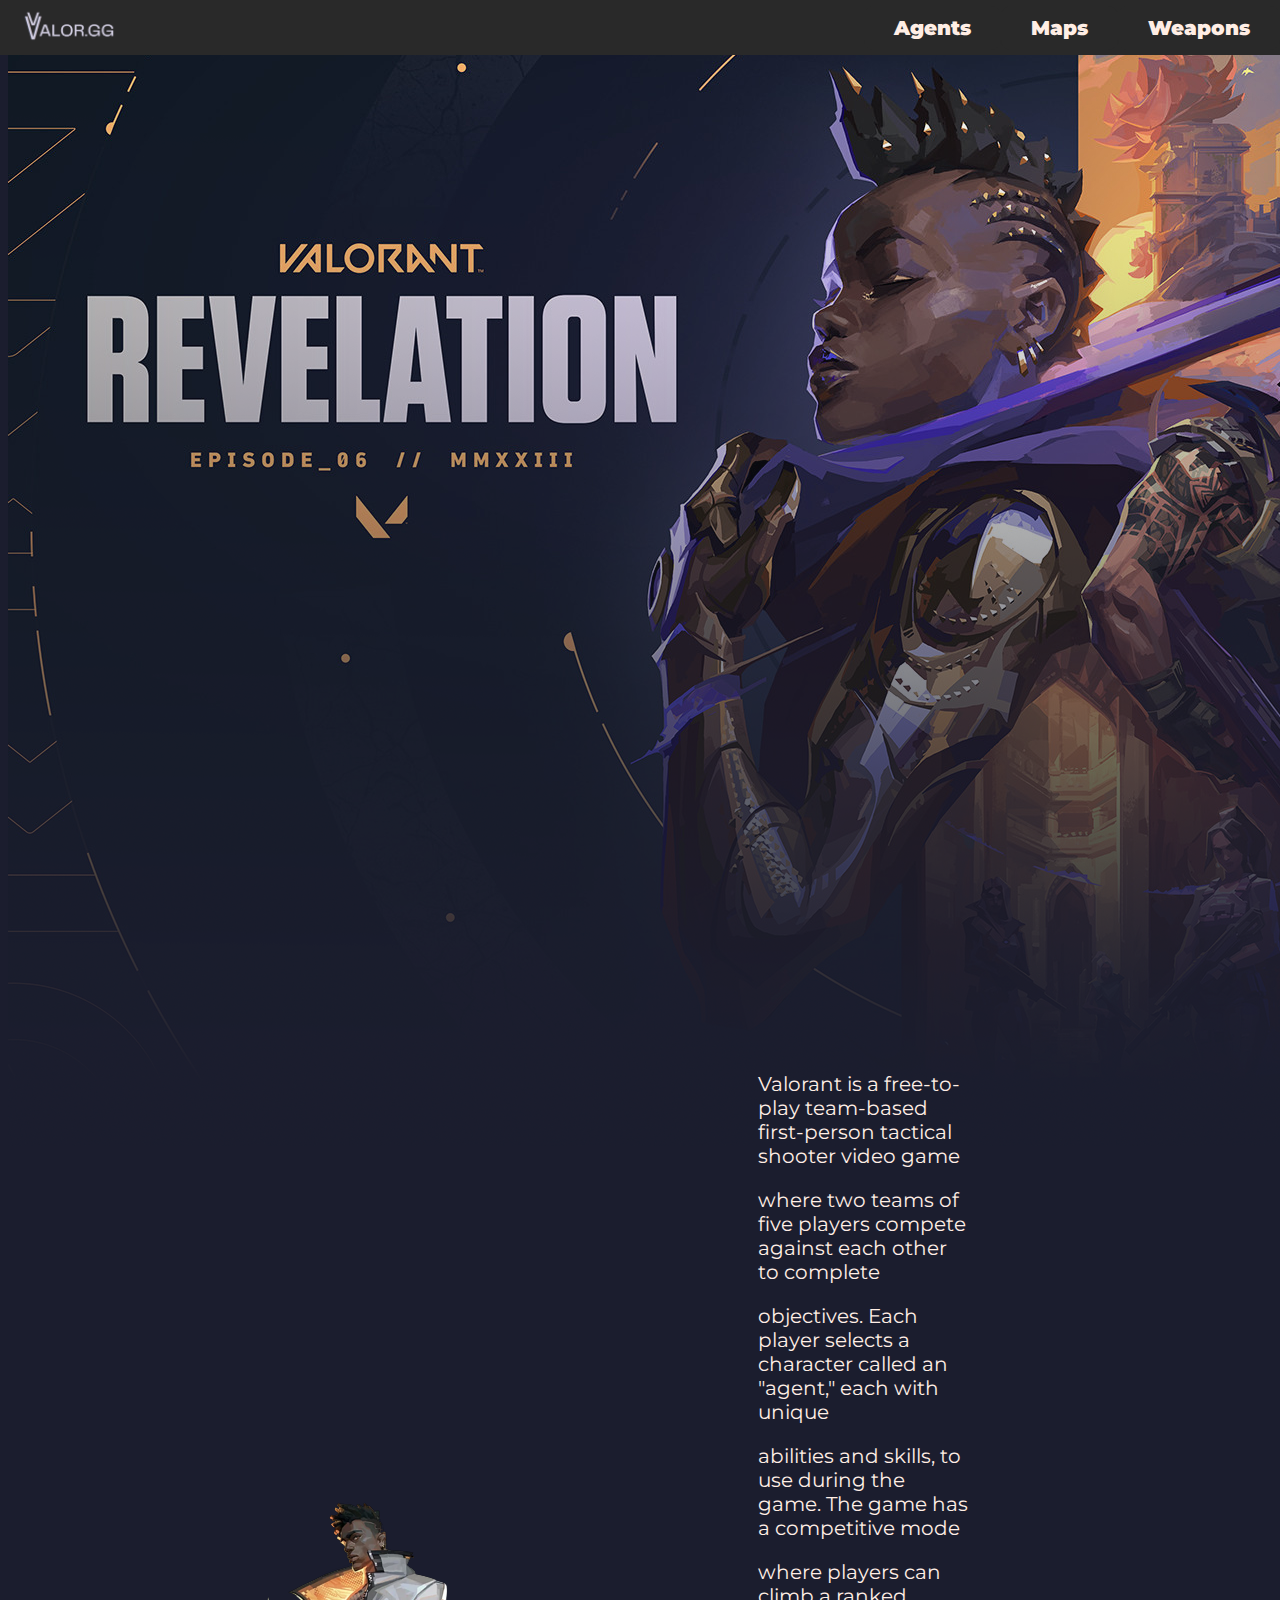
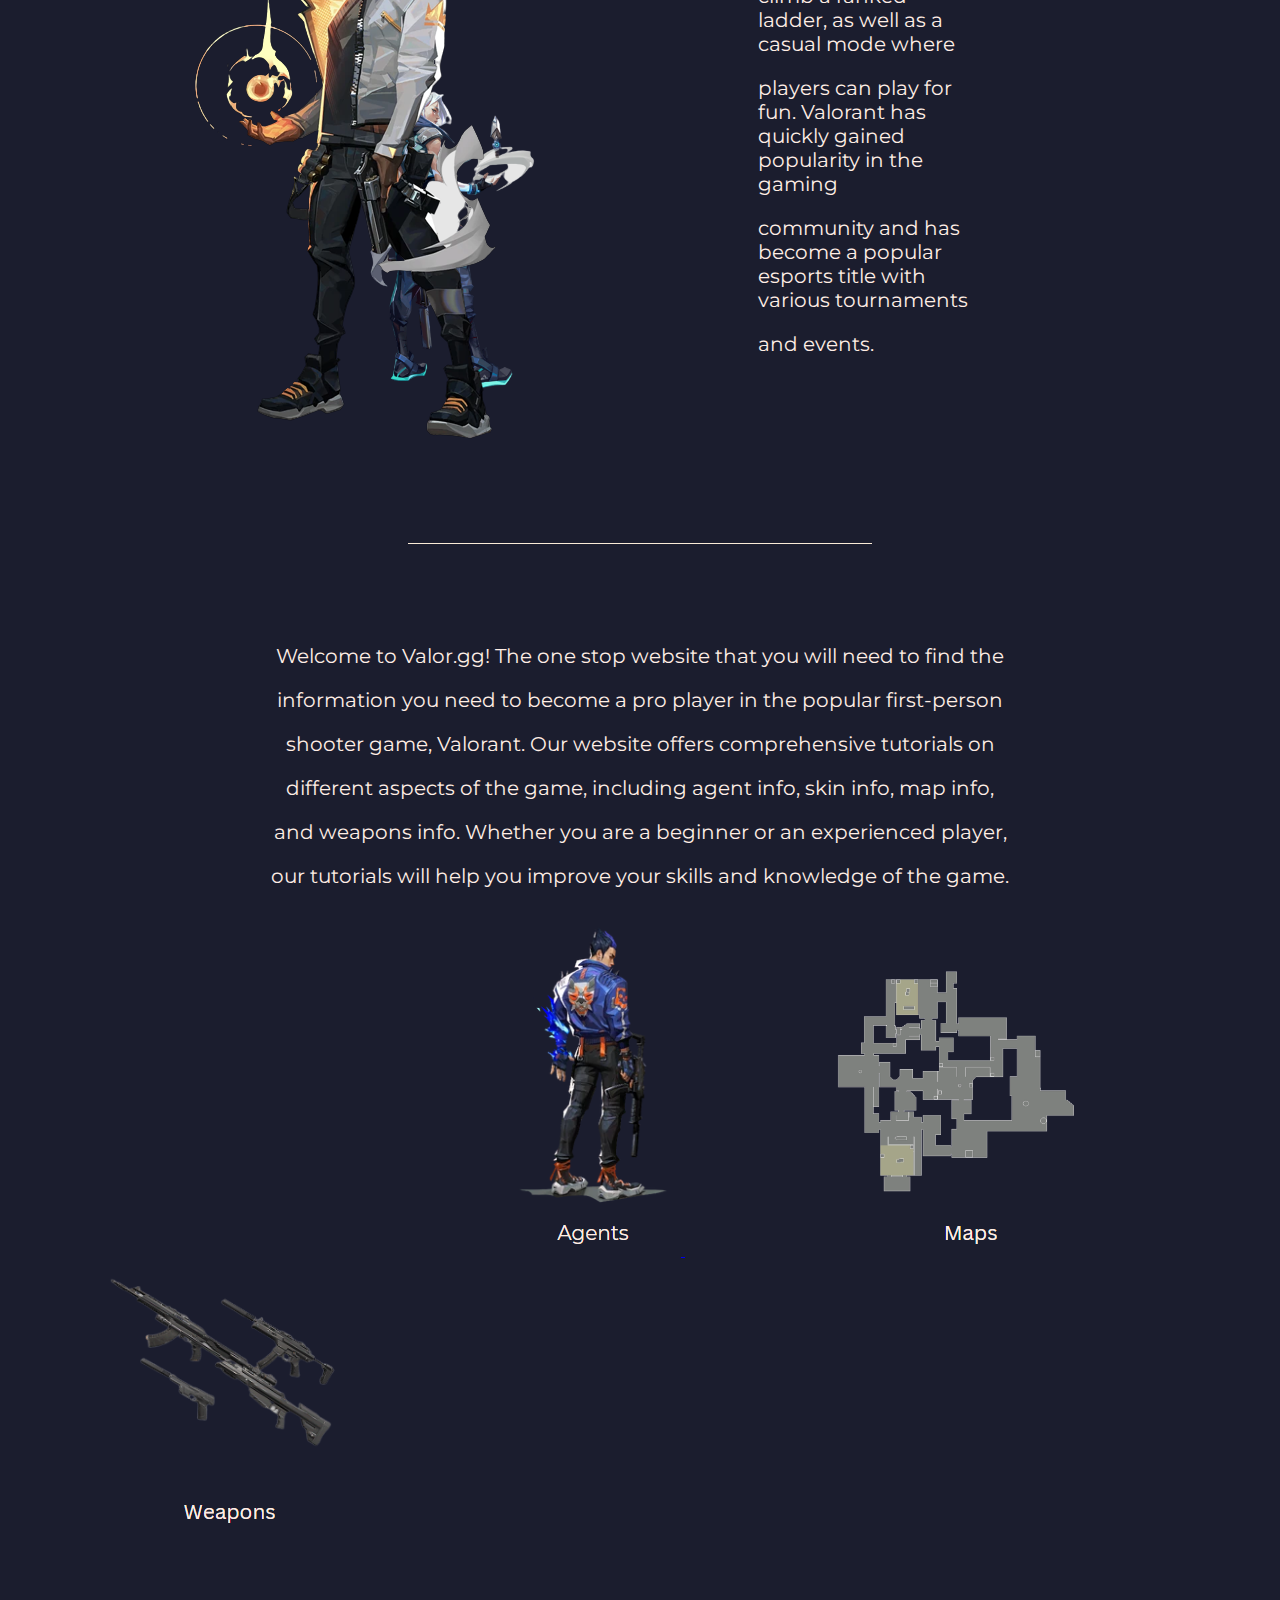
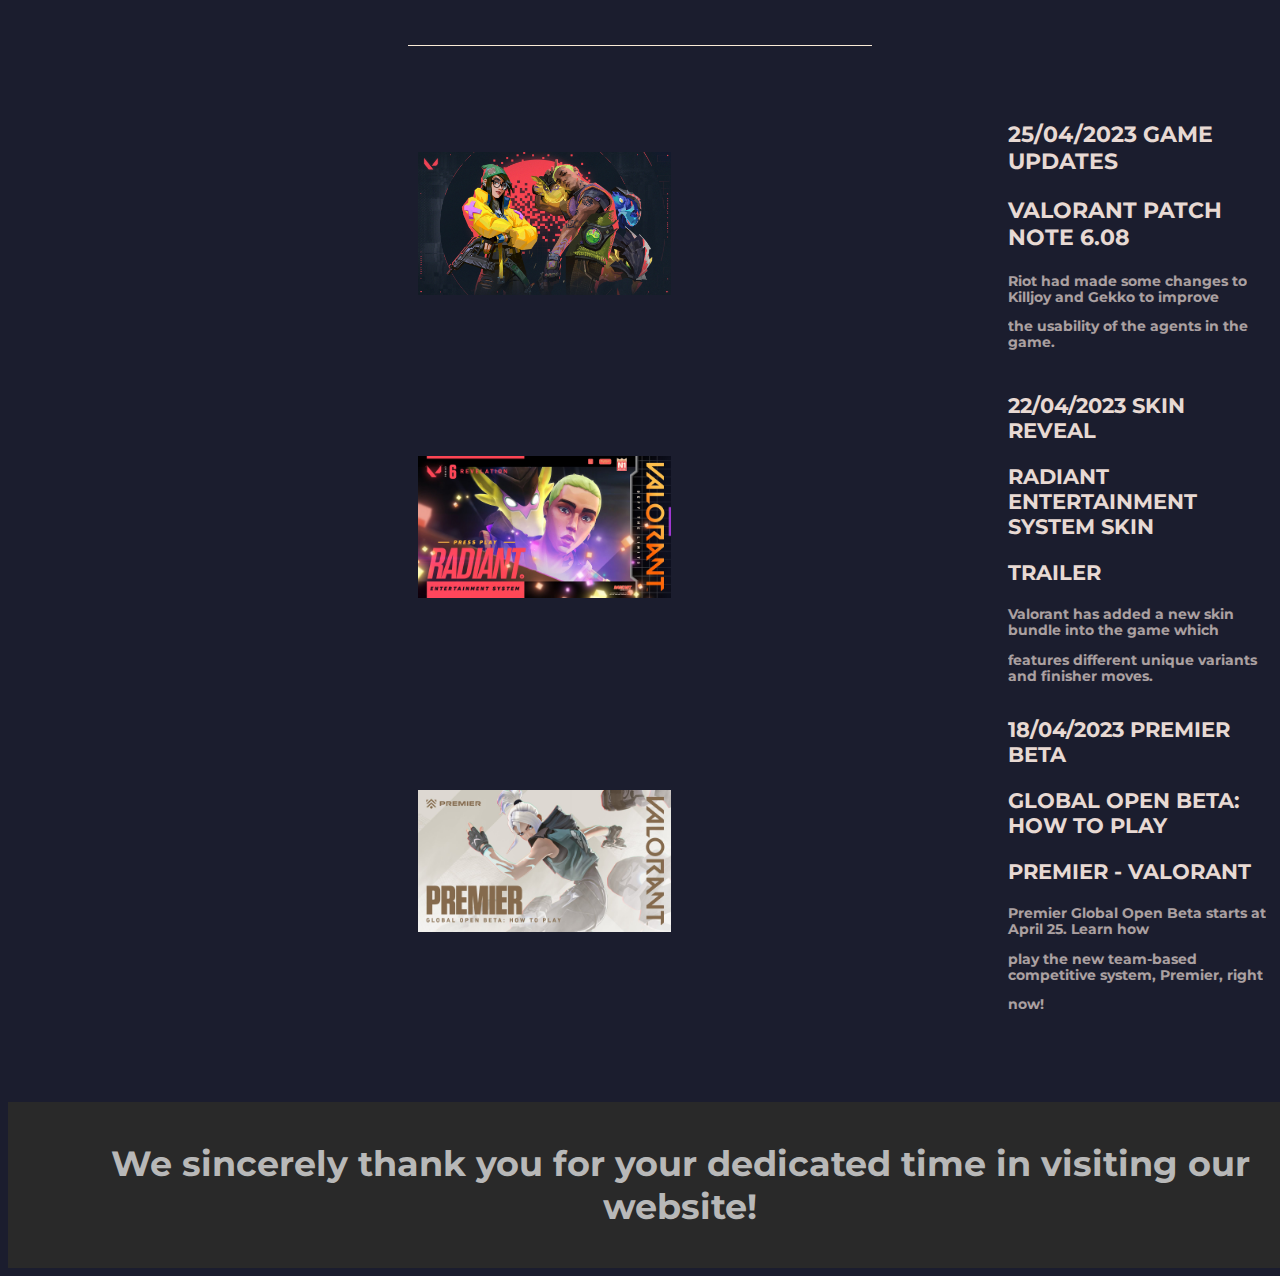
<file: index.html>
<!DOCTYPE html>
<html>
    <head>
        <title>Valor.gg</title>
        <meta charset="UTF-8">
        <meta name="viewport" content="width=device-width, initial-scale=1.0">
        <link rel="stylesheet" href="valor.css" type="text/css">
    </head>
    <body>
        <header>
            <h1>
                <nav>
                    <ul>
                        <div>
                            <img src="home button.png" alt="homebutton" class="homebutton">
                            <a href="index.html">
                                <img src="Logo_merah.jpg" alt="Valor.gg logo" class="logomerah">
                            </a>
                        </div>
                            <a href="Weapons.html">
                                <button class="navbtn">Weapons</button>
                            </a>
                            <a href="Maps.html">
                                <button class="navbtn">Maps</button>
                            </a>
                            <a href="Agent.html">
                                <button class="navbtn">Agents</button>
                            </a>
                    
                    </ul>
                </nav>
                
            </h1>
            <h2>
                <img src="valor background.png" alt="valor background 1">
            </h2>
        </header>
       
    
      

        <p>
            <div class="valointro">
                <p>Valorant is a free-to-play team-based first-person tactical shooter video game</p> 
                <p>where two teams of five players compete against each other to complete</p> 
                <p>objectives. Each player selects a character called an "agent," each with unique</p> 
                <p>abilities and skills, to use during the game. The game has a competitive mode</p> 
                <p>where players can climb a ranked ladder, as well as a casual mode where</p> 
                <p>players can play for fun. Valorant has quickly gained popularity in the gaming</p> 
                <p>community and has become a popular esports title with various tournaments</p> 
                <p>and events.</p>
            </div>
        
        
            <div class="jett">
                <img src="jett.png" alt="jett">
            </div>
            <div class="pheonix">
                <img src="pheonix.png" alt="pheonix">    
            </div>
        </p>
        <p class="para1">
            <div class="introtovalorgg">
                <p>Welcome to Valor.gg! The one stop website that you will need to find the </p>
                <p>information you need to become a pro player in the popular first-person </p>
                <p>shooter game, Valorant. Our website offers comprehensive tutorials on </p>
                <p>different aspects of the game, including agent info, skin info, map info, </p>
                <p>and weapons info. Whether you are a beginner or an experienced player, </p>
                <p>our tutorials will help you improve your skills and knowledge of the game.</p>
            </div>
        </p>
        <div>
            <a href="Agent.html">
                <img src="agent.png" alt="agents" class="agent">
            </a>
            <a href="Maps.html">
                <img src="maps.png" alt="maps" class="maps">
            </a>
            <a href="Weapons.html">
                <img src="weapons.png" alt="weapons" class="weapons">
            </a>
        </div>
        <p class="para1"></p>
        <div class="patch">
            <a href="https://playvalorant.com/en-us/news/game-updates/valorant-patch-notes-6-08/">
                <img src="patch608.jpg" alt="patch608" class="patchs">
            </a>
            <div class="patchword">
                <p>25/04/2023 GAME UPDATES</p>
                <p>VALORANT PATCH NOTE 6.08</p>
                <p class="subnotes">Riot had made some changes to Killjoy and Gekko to improve</p> 
                <p class="subnotes">the usability of the agents in the game.</p>
            </div>
            <p>
                <a href="https://www.youtube.com/watch?v=MPemOdTvHTk">
                <img src="skin trailer.jpg" alt="trailer" class="patchs">
                </a>
                <div class="patchword2">
                    <p>22/04/2023 SKIN REVEAL</p>
                    <p>RADIANT ENTERTAINMENT SYSTEM SKIN</p> 
                    <p>TRAILER</p>
                    <p class="subnotes">Valorant has added a new skin bundle into the game which</p>
                    <p class="subnotes">features different unique variants and finisher moves.</p>
                </div>
            </p>
            <p> 
                <a href="https://www.youtube.com/watch?v=5d0ZoVqrWuo">
                <img src="premier.jpg" alt="premier" class="patchs"> 
                </a>
                <div class="patchword3">
                    <p>18/04/2023 PREMIER BETA</p>
                    <p>GLOBAL OPEN BETA: HOW TO PLAY</p>
                    <p>PREMIER - VALORANT</p>
                    <p class="subnotes">Premier Global Open Beta starts at April 25. Learn how</p>
                    <p class="subnotes">play the new team-based competitive system, Premier, right</p> 
                    <p class="subnotes">now!</p>
                </div>
            </p>
        </div>
            
    </body>
    <footer class="plswork">
        <div class="endpage">
            We sincerely thank you for your dedicated time in visiting our website!
        </div>
    </footer>
</html>
</file>
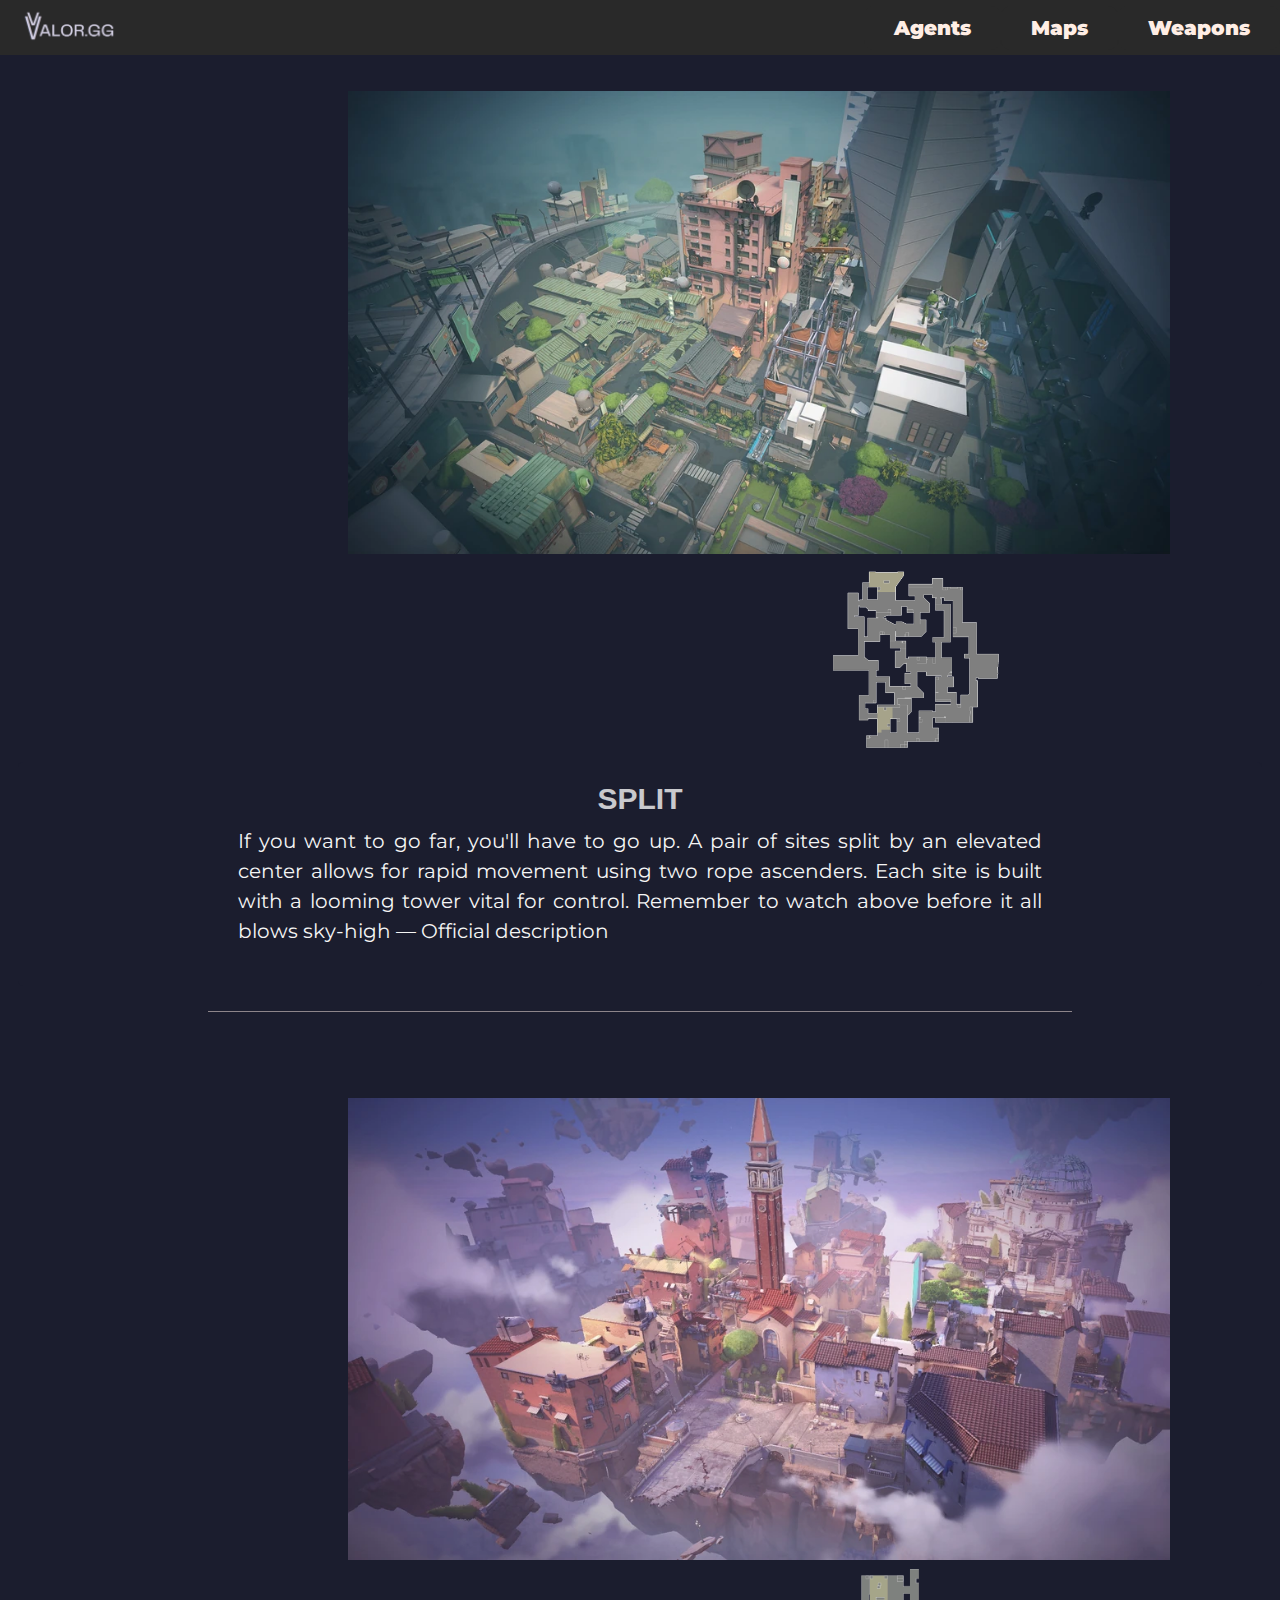
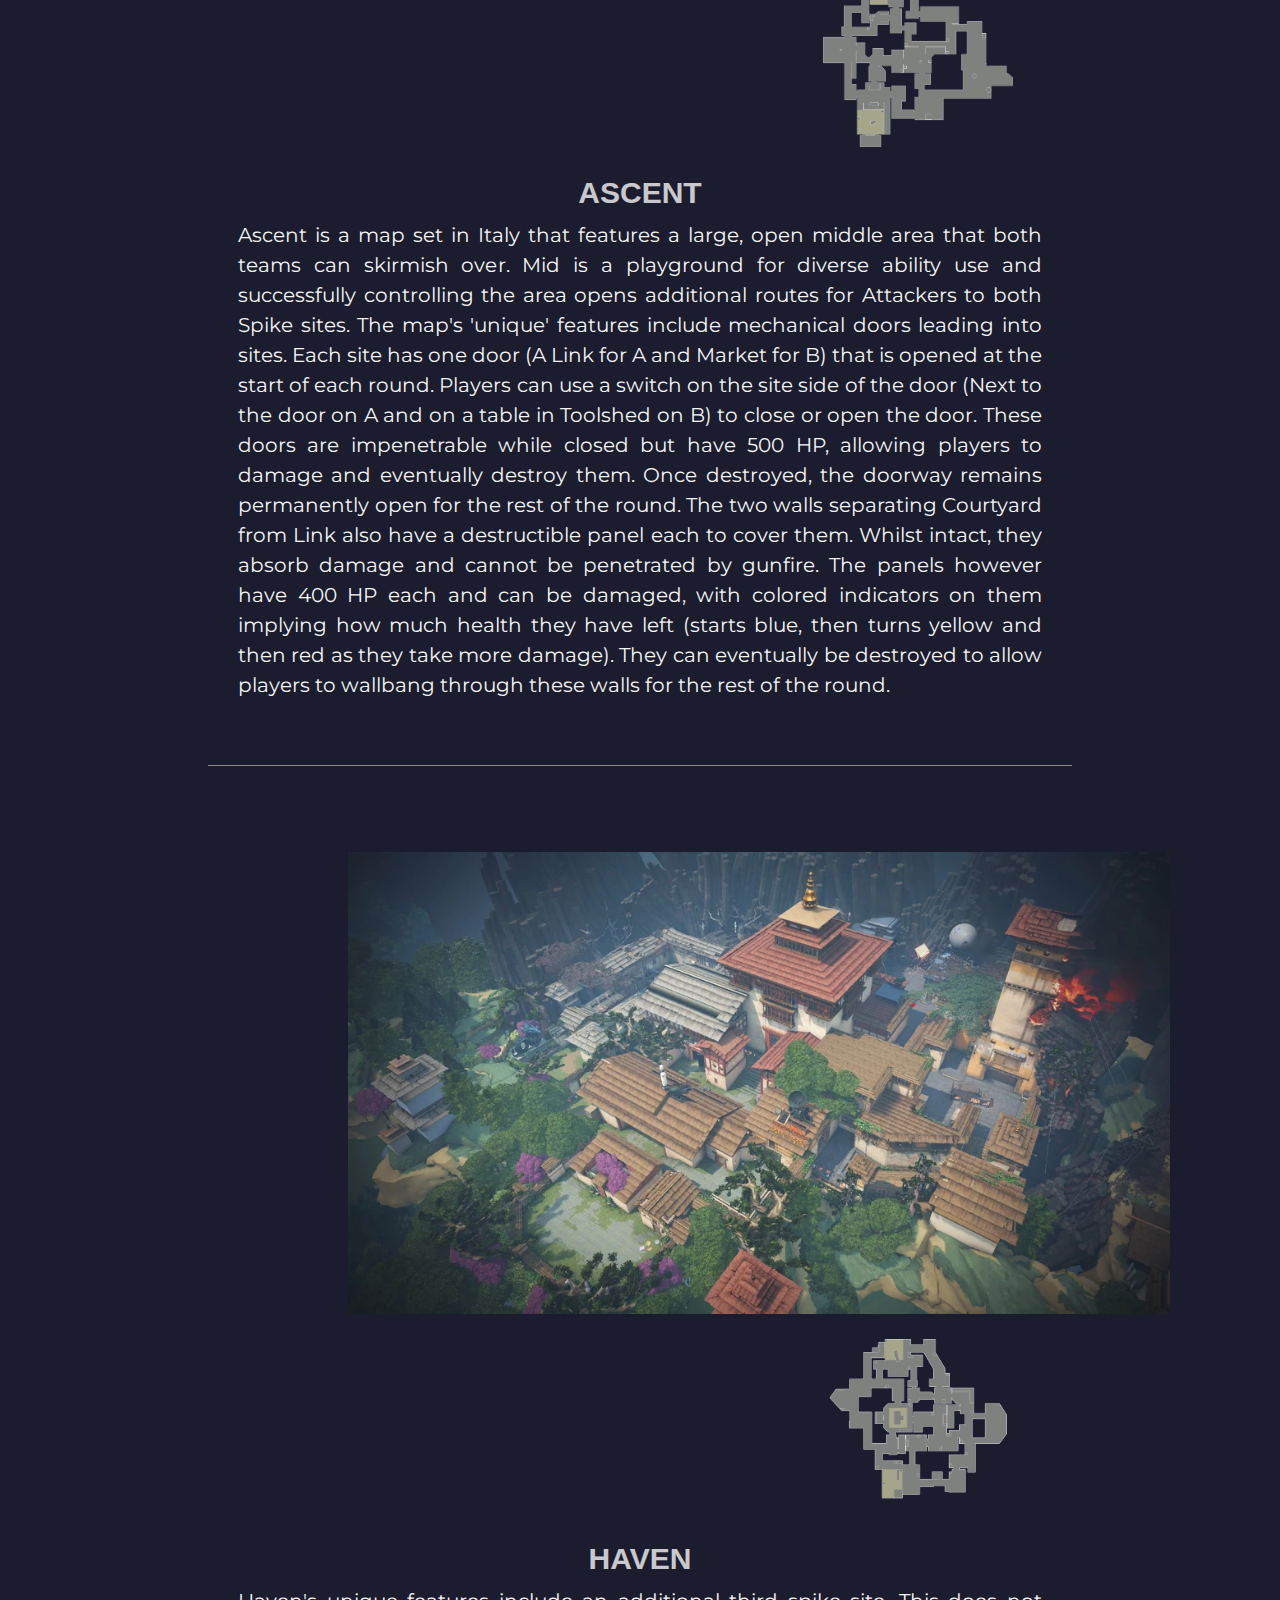
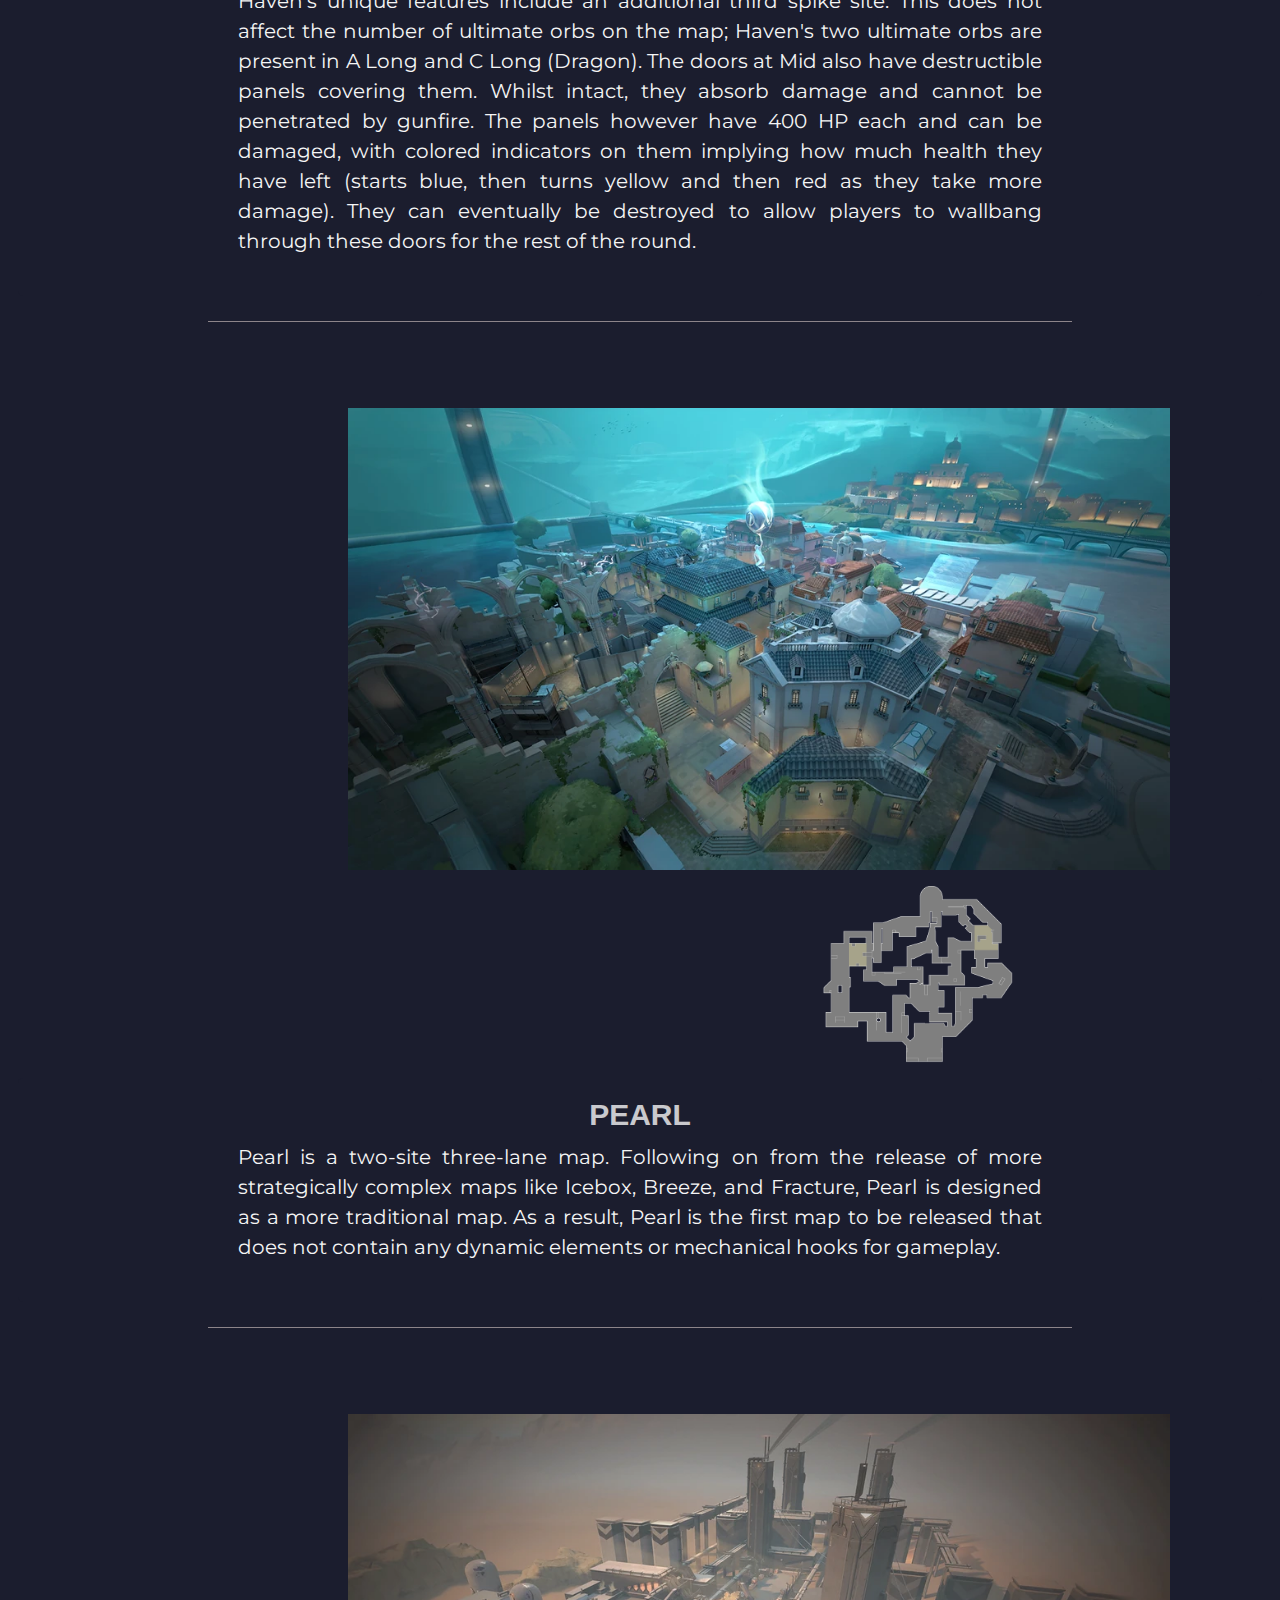
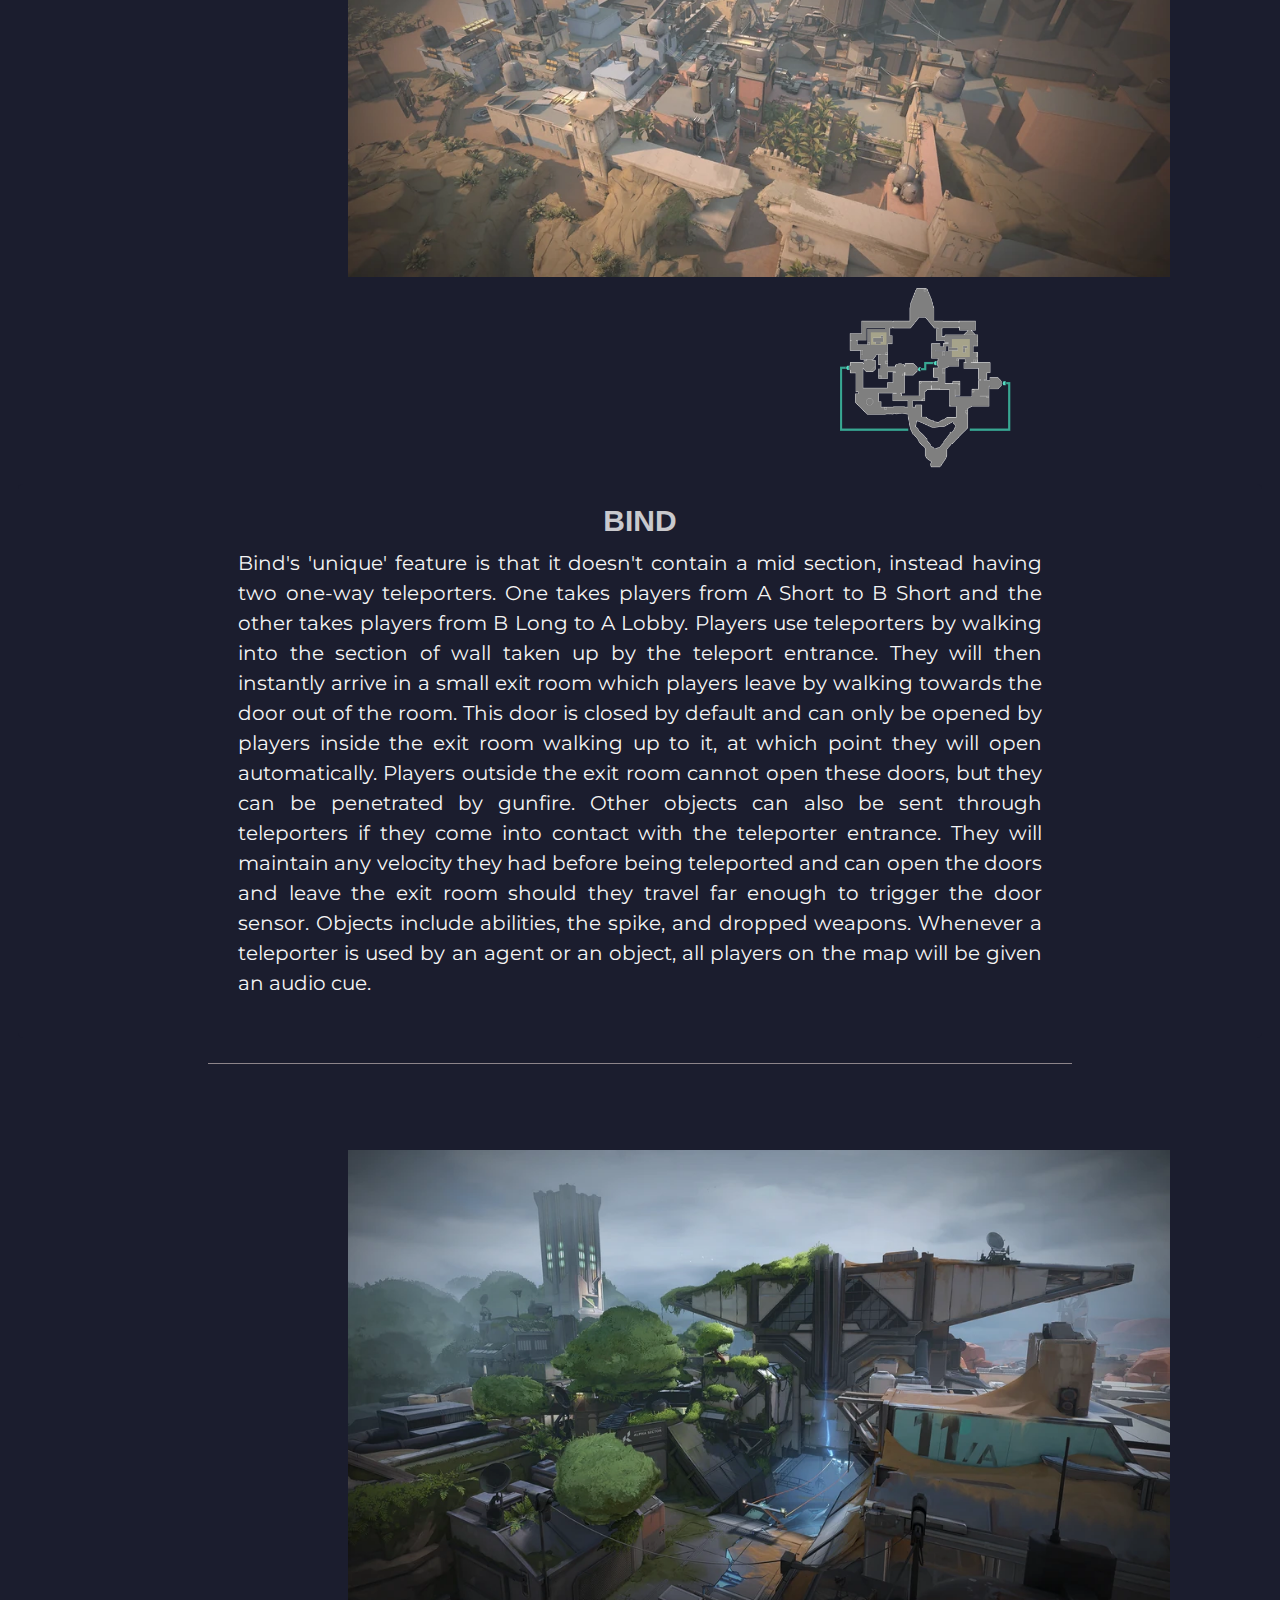
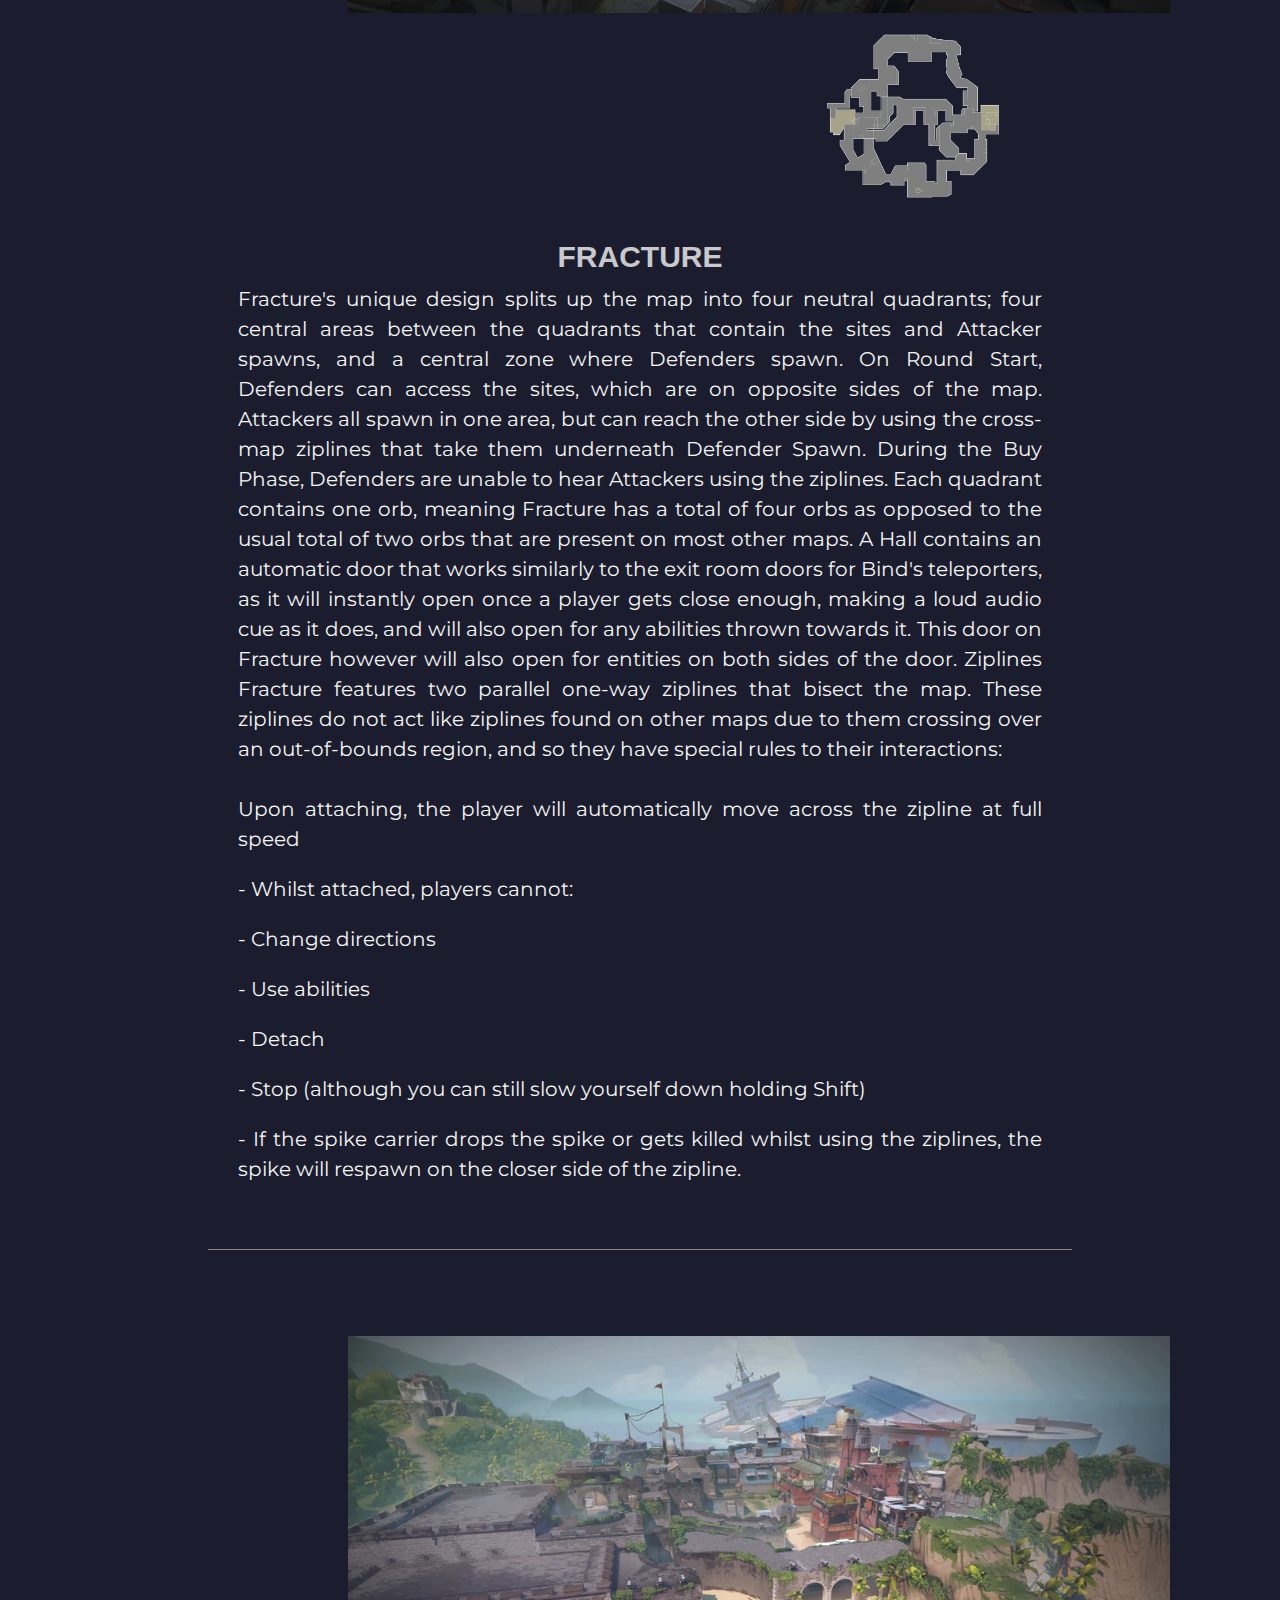
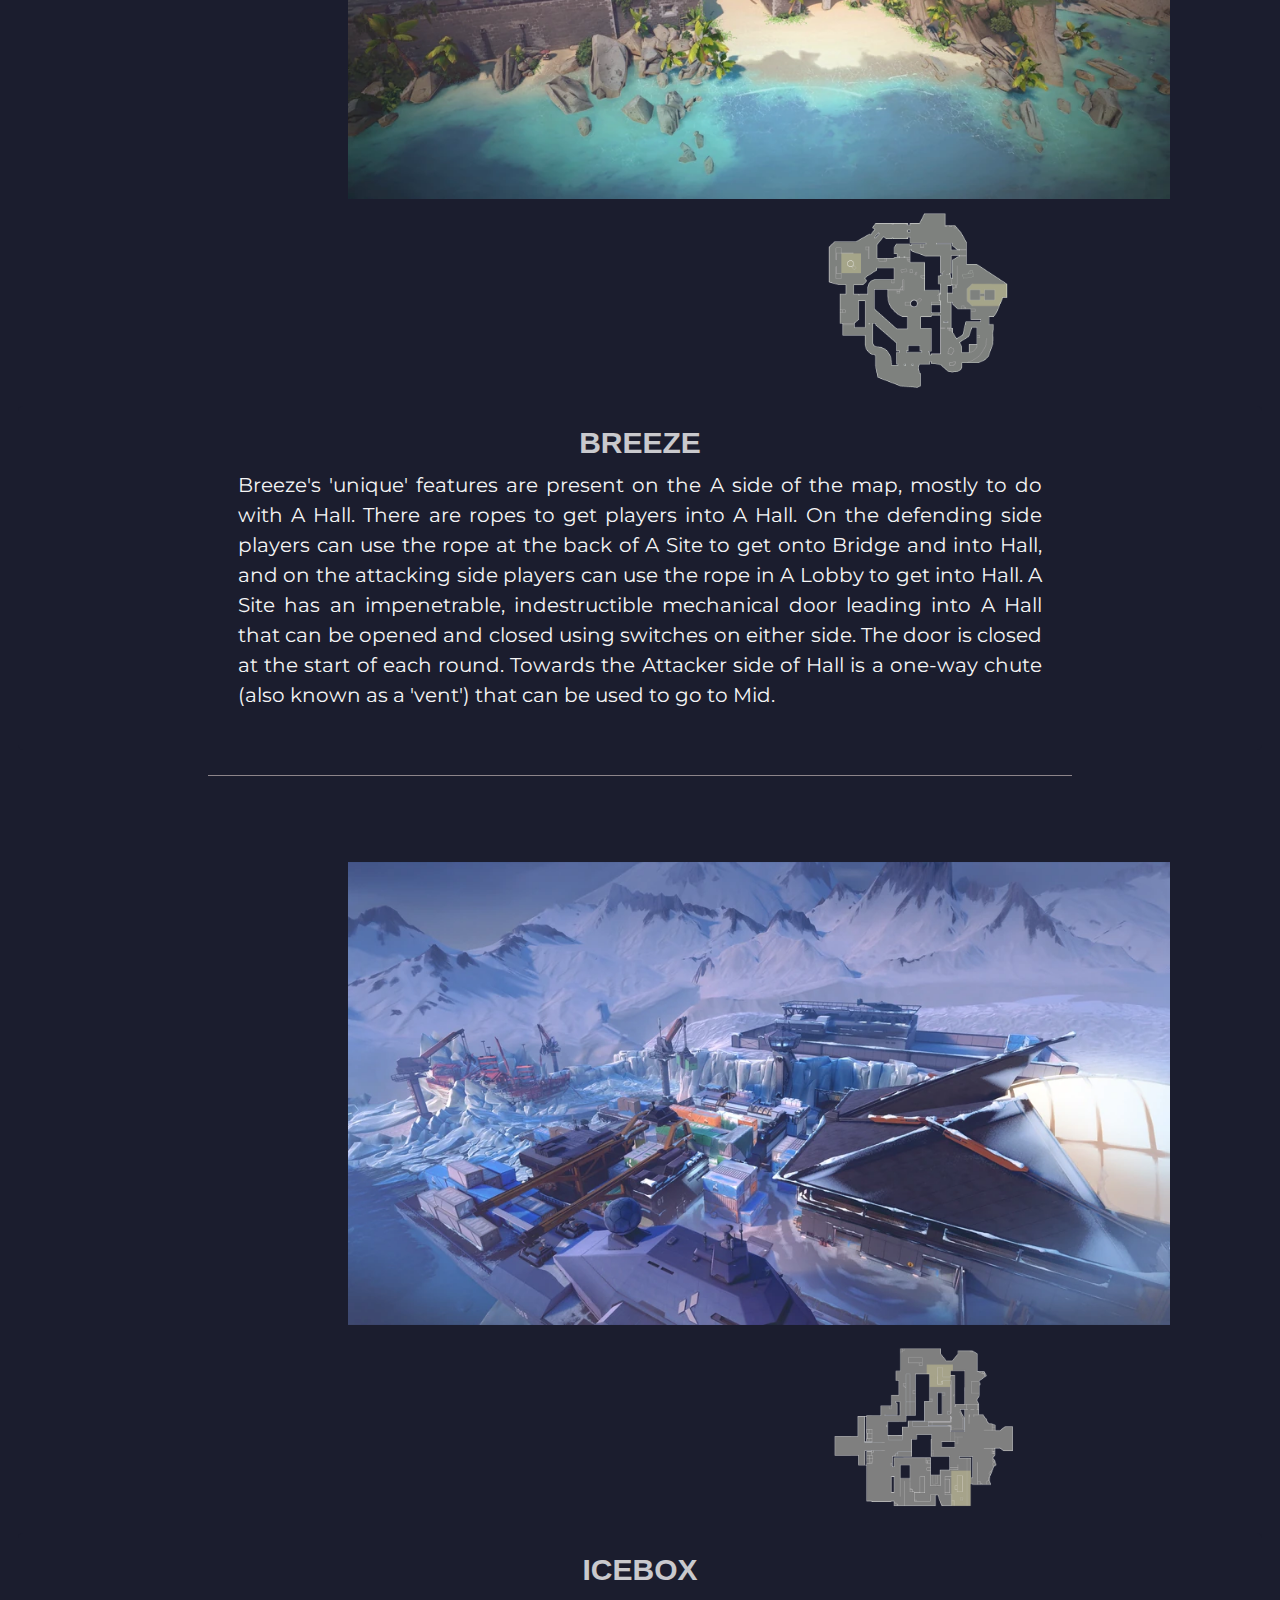
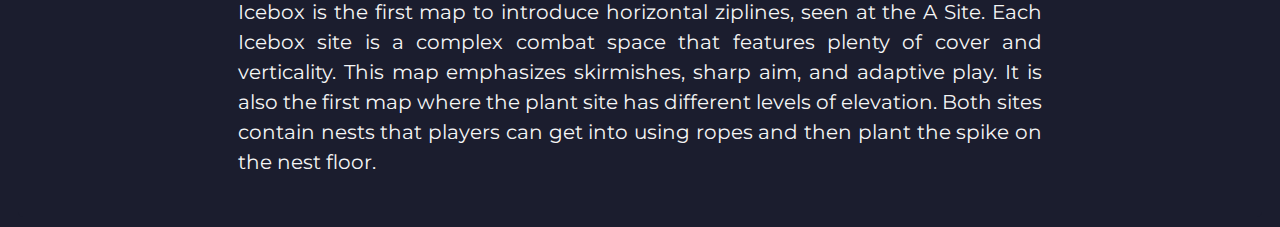
<file: Maps.html>
<!DOCTYPE html>
<html>
  <head>
    <title>Valor.gg</title>
    <meta charset="UTF-8">
    <meta name="viewport" content="width=device-width, initial-scale=1.0">
    <link rel="stylesheet" href="Maps_style.css">
    




    <header>
      <h1>
          <nav>
              <ul>
                <div>
                  <img src="home button.png" alt="homebutton" class="homebutton">
                  <a href="index.html">
                      <img src="Logo_merah.jpg" alt="Valor.gg logo" class="logomerah">
                  </a>
                </div>
                    <a href="Weapons.html">
                      <button class="navbtn">Weapons</button>
                    </a>

                    <a href="Maps.html">
                      <button class="navbtn">Maps</button>
                    </a>

                    <a href="Agent.html">
                      <button class="navbtn">Agents</button>
                    </a>
              </ul>
          </nav>
          
      </h1>
  </header>
  <ul class="list">
    <li>
      <img src="Loading_Screen_Split.webp" alt="Image 3">
      <img src="Split_minimap.webp" class="minimap">
      <div class="item">
        <h3>SPLIT</h3>
        <p>If you want to go far, you'll have to go up. A pair of sites split by an elevated center allows for rapid movement using two rope ascenders. Each site is built with a looming tower vital for control. Remember to watch above before it all blows sky-high
            — Official description</p>
       </div>
      
      
    </li>
    <p class="para2"></p>
    <li>
      <img src="Loading_Screen_Ascent.webp" alt="Image 3">
      <img src="Ascent_minimap.png" class="minimap">
      <div class="item">
        
        <h3>ASCENT</h3>
        <p>
            Ascent is a map set in Italy that features a large, open middle area that both teams can skirmish over. Mid is a playground for diverse ability use and successfully controlling the area opens additional routes for Attackers to both Spike sites.

            The map's 'unique' features include mechanical doors leading into sites. Each site has one door (A Link for A and Market for B) that is opened at the start of each round. Players can use a switch on the site side of the door (Next to the door on A and on a table in Toolshed on B) to close or open the door. These doors are impenetrable while closed but have 500 HP, allowing players to damage and eventually destroy them. Once destroyed, the doorway remains permanently open for the rest of the round.
            
            The two walls separating Courtyard from Link also have a destructible panel each to cover them. Whilst intact, they absorb damage and cannot be penetrated by gunfire. The panels however have 400 HP each and can be damaged, with colored indicators on them implying how much health they have left (starts blue, then turns yellow and then red as they take more damage). They can eventually be destroyed to allow players to wallbang through these walls for the rest of the round.
        </p>
      </div>
    </li>
    <p class="para2"></p>
    <li>
      <img src="Loading_Screen_Haven.webp" alt="Image 3">
      <img src="Haven_minimap.webp" class="minimap">
      <div class="item">
        
        <h3>HAVEN</h3>
        <p>Haven's unique features include an additional third spike site. This does not affect the number of ultimate orbs on the map; Haven's two ultimate orbs are present in A Long and C Long (Dragon).

          The doors at Mid also have destructible panels covering them. Whilst intact, they absorb damage and cannot be penetrated by gunfire. The panels however have 400 HP each and can be damaged, with colored indicators on them implying how much health they have left (starts blue, then turns yellow and then red as they take more damage). They can eventually be destroyed to allow players to wallbang through these doors for the rest of the round.</p>
      </div>
    </li>
    <p class="para2"></p>
    <li>
      <img src="Loading_Screen_Pearl.webp" alt="Image 3">
      <img src="Pearl_minimap.webp" class="minimap">
      <div class="item">
        
        <h3>PEARL</h3>
        <p>Pearl is a two-site three-lane map. Following on from the release of more strategically complex maps like Icebox, Breeze, and Fracture, Pearl is designed as a more traditional map. As a result, Pearl is the first map to be released that does not contain any dynamic elements or mechanical hooks for gameplay.</p>
      </div>
    </li>
    <p class="para2"></p>
    <li>
      <img src="Loading_Screen_Bind.webp" alt="Image 3">
      <img src="Bind_minimap.webp" class="minimap">
      <div class="item">
        
        <h3>BIND</h3>
        <p>Bind's 'unique' feature is that it doesn't contain a mid section, instead having two one-way teleporters. One takes players from A Short to B Short and the other takes players from B Long to A Lobby.

          Players use teleporters by walking into the section of wall taken up by the teleport entrance. They will then instantly arrive in a small exit room which players leave by walking towards the door out of the room. This door is closed by default and can only be opened by players inside the exit room walking up to it, at which point they will open automatically. Players outside the exit room cannot open these doors, but they can be penetrated by gunfire.
          
          Other objects can also be sent through teleporters if they come into contact with the teleporter entrance. They will maintain any velocity they had before being teleported and can open the doors and leave the exit room should they travel far enough to trigger the door sensor. Objects include abilities, the spike, and dropped weapons.
          
          Whenever a teleporter is used by an agent or an object, all players on the map will be given an audio cue.</p>
      </div>
    </li>
    <p class="para2"></p>
    <li>
      <img src="Loading_Screen_Fracture.webp" alt="Image 3">
      <img src="Fracture_minimap.webp" class="minimap">
      <div class="item">
        
        <h3>FRACTURE</h3>
        <p>Fracture's unique design splits up the map into four neutral quadrants; four central areas between the quadrants that contain the sites and Attacker spawns, and a central zone where Defenders spawn. On Round Start, Defenders can access the sites, which are on opposite sides of the map. Attackers all spawn in one area, but can reach the other side by using the cross-map ziplines that take them underneath Defender Spawn. During the Buy Phase, Defenders are unable to hear Attackers using the ziplines.

          Each quadrant contains one orb, meaning Fracture has a total of four orbs as opposed to the usual total of two orbs that are present on most other maps.
          
          A Hall contains an automatic door that works similarly to the exit room doors for Bind's teleporters, as it will instantly open once a player gets close enough, making a loud audio cue as it does, and will also open for any abilities thrown towards it. This door on Fracture however will also open for entities on both sides of the door.
          
          Ziplines
          Fracture features two parallel one-way ziplines that bisect the map. These ziplines do not act like ziplines found on other maps due to them crossing over an out-of-bounds region, and so they have special rules to their interactions:</p>
        <div class="extra">  
          <p>Upon attaching, the player will automatically move across the zipline at full speed</p>
          <p>- Whilst attached, players cannot:</p>
          <p>- Change directions</p>
          <p>- Use abilities</p>  
          <p>- Detach</p>  
          <p>- Stop (although you can still slow yourself down holding Shift)</p>  
          <p>- If the spike carrier drops the spike or gets killed whilst using the ziplines, the spike will respawn on the closer side of the zipline.</p>
        </div>
      </div>
    </li>
    <p class="para2"></p>
    <li>
      <img src="Loading_Screen_Breeze.webp" alt="Image 3">
      <img src="Breeze_minimap.webp" class="minimap">
      <div class="item">
        
        <h3>BREEZE</h3>
        <p>Breeze's 'unique' features are present on the A side of the map, mostly to do with A Hall. There are ropes to get players into A Hall. On the defending side players can use the rope at the back of A Site to get onto Bridge and into Hall, and on the attacking side players can use the rope in A Lobby to get into Hall.

          A Site has an impenetrable, indestructible mechanical door leading into A Hall that can be opened and closed using switches on either side. The door is closed at the start of each round.
          
          Towards the Attacker side of Hall is a one-way chute (also known as a 'vent') that can be used to go to Mid.
          
          </p>
      </div>
    </li>
    <p class="para2"></p>
    <li>
      <img src="Loading_Screen_Icebox.webp" alt="Image 3">
      <img src="Icebox_minimap.webp" class="minimap">
      <div class="item">
        
        <h3>ICEBOX</h3>
        <p>Icebox is the first map to introduce horizontal ziplines, seen at the A Site. Each Icebox site is a complex combat space that features plenty of cover and verticality. This map emphasizes skirmishes, sharp aim, and adaptive play.

          It is also the first map where the plant site has different levels of elevation. Both sites contain nests that players can get into using ropes and then plant the spike on the nest floor.
          
          </p>
      </div>
    </li>
  </html>
</file>
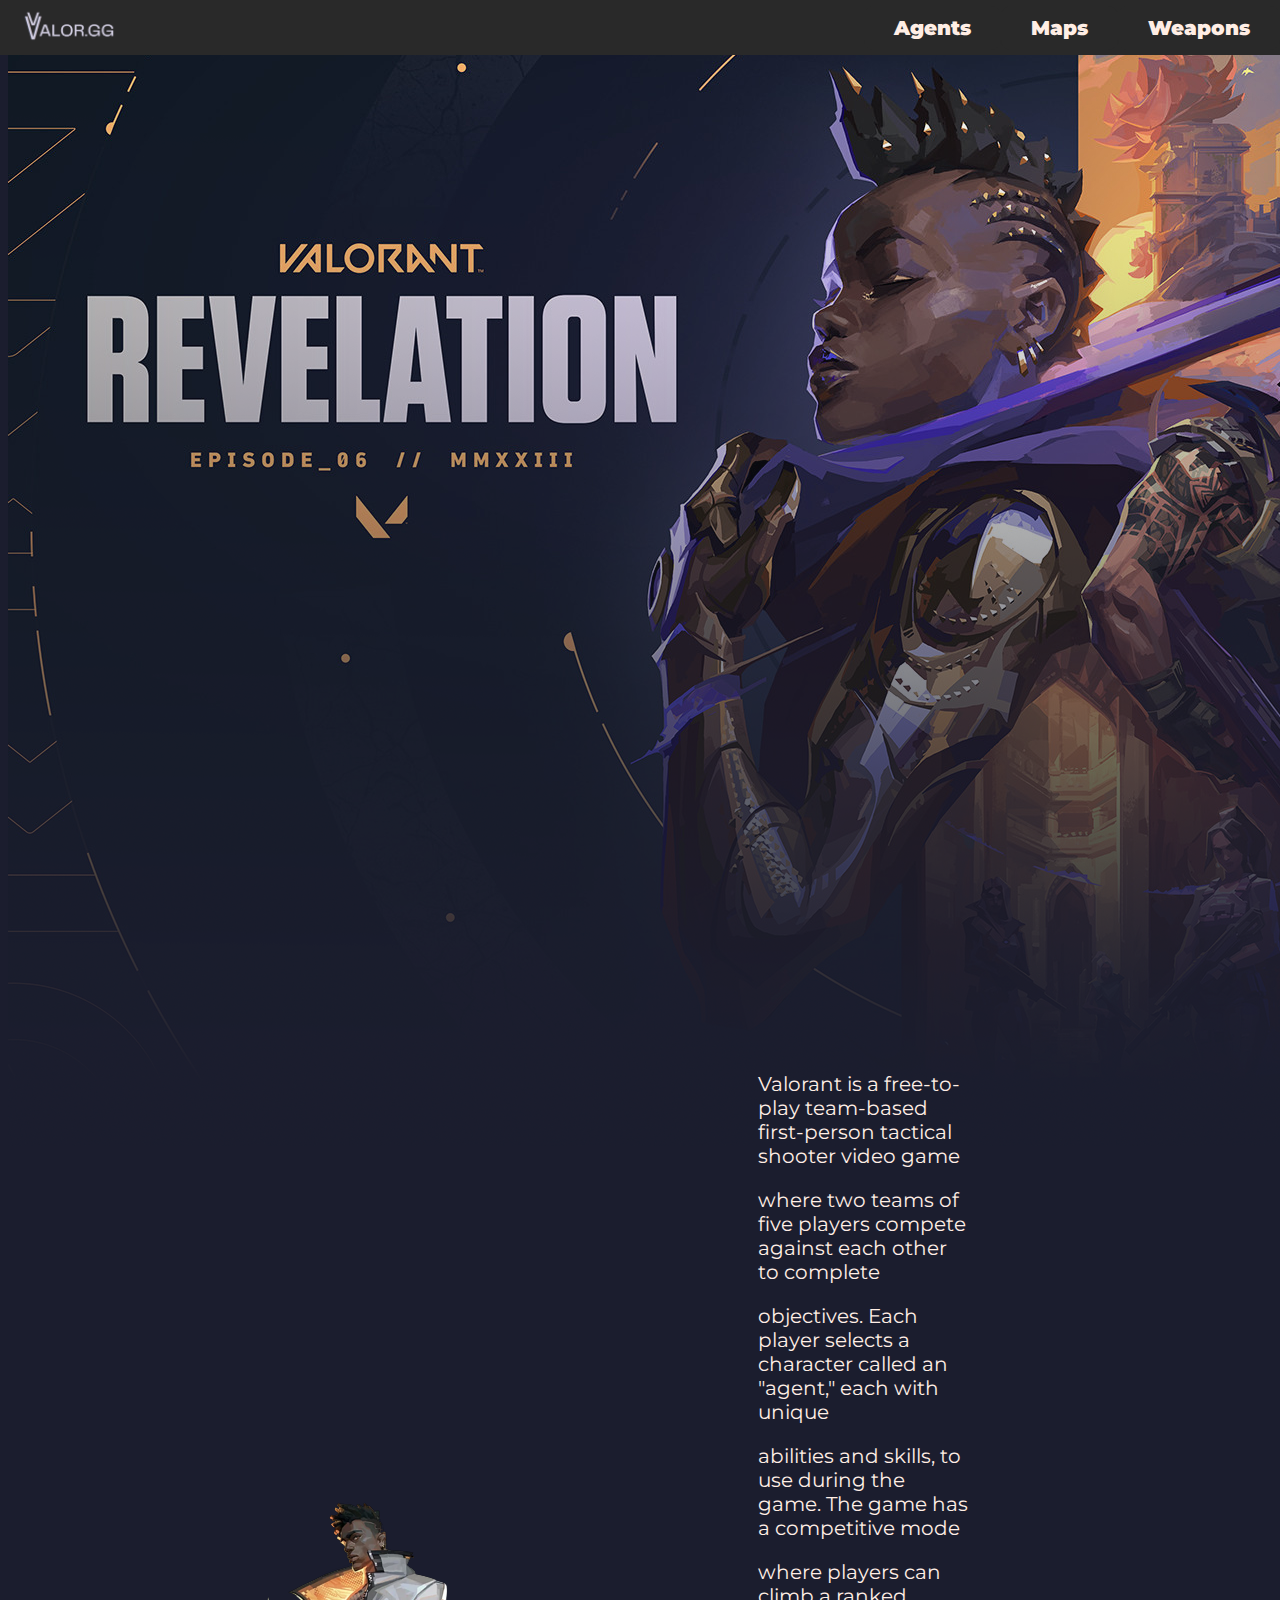
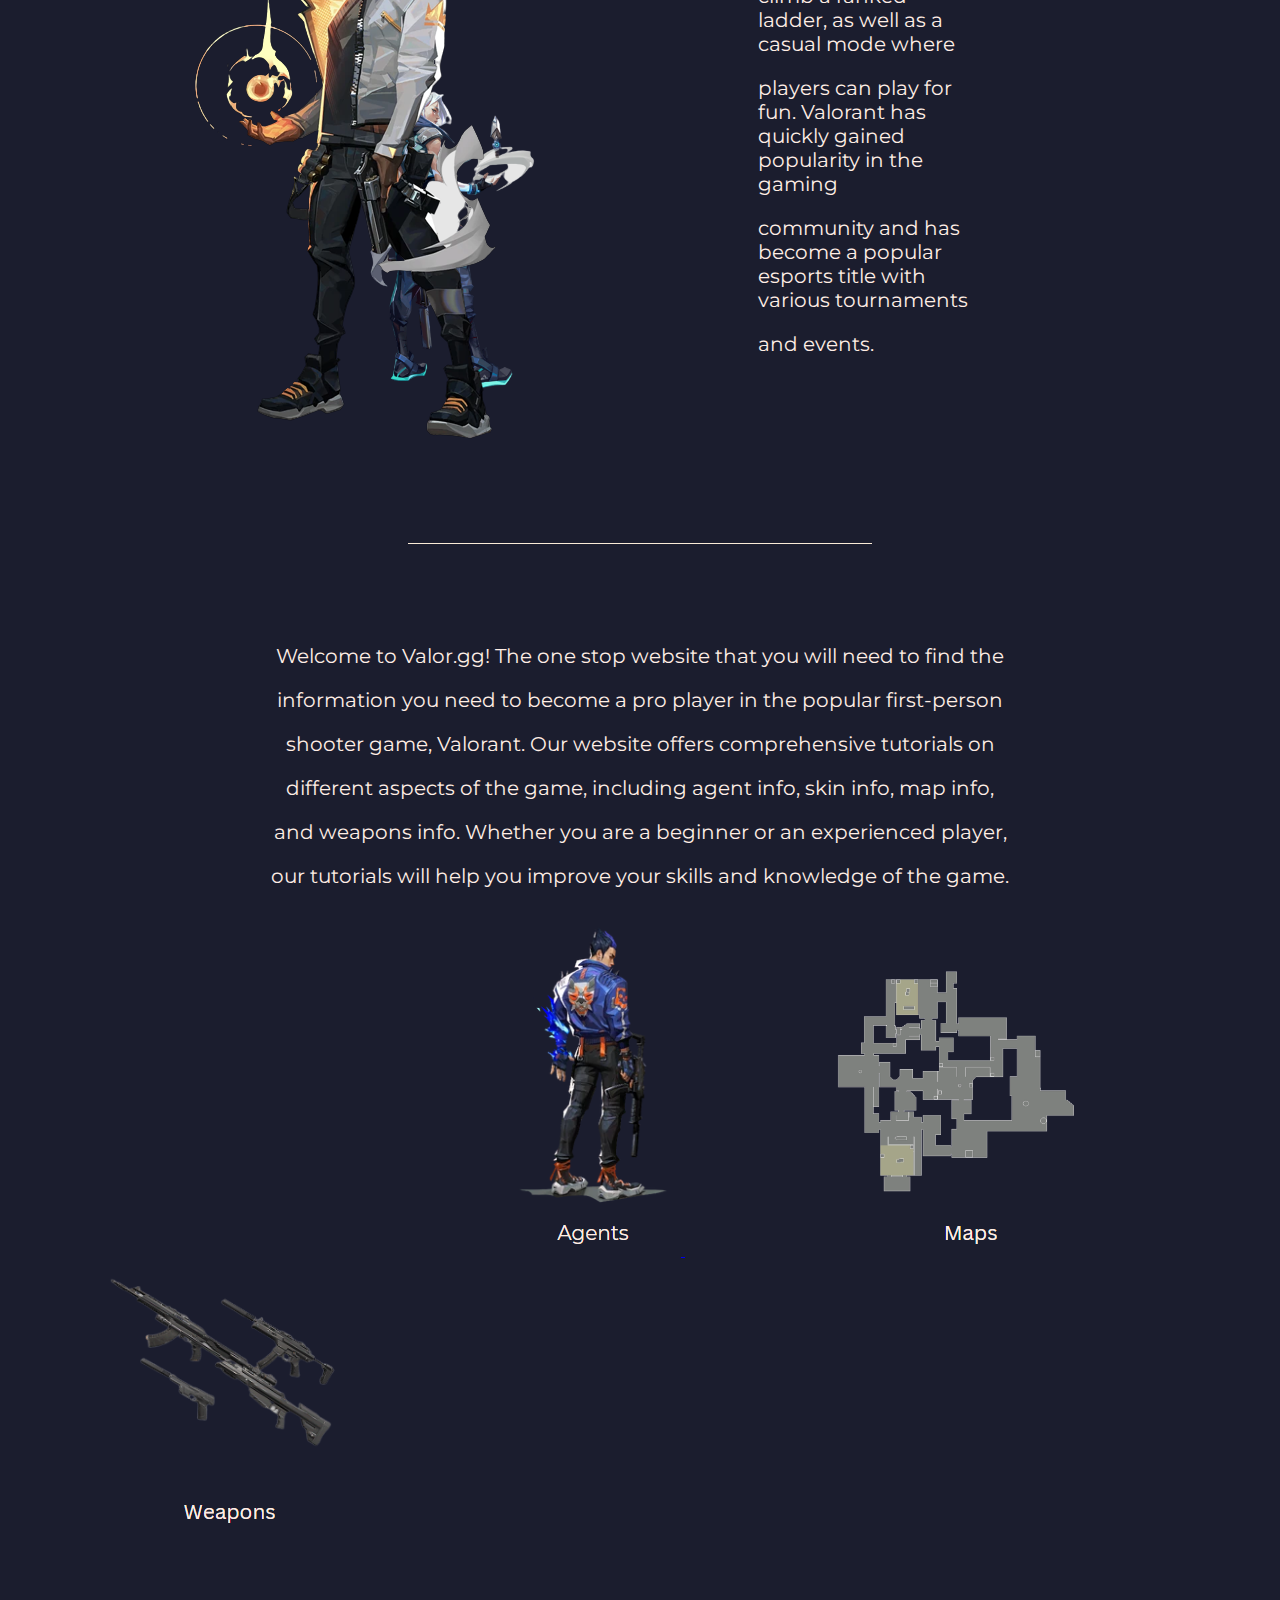
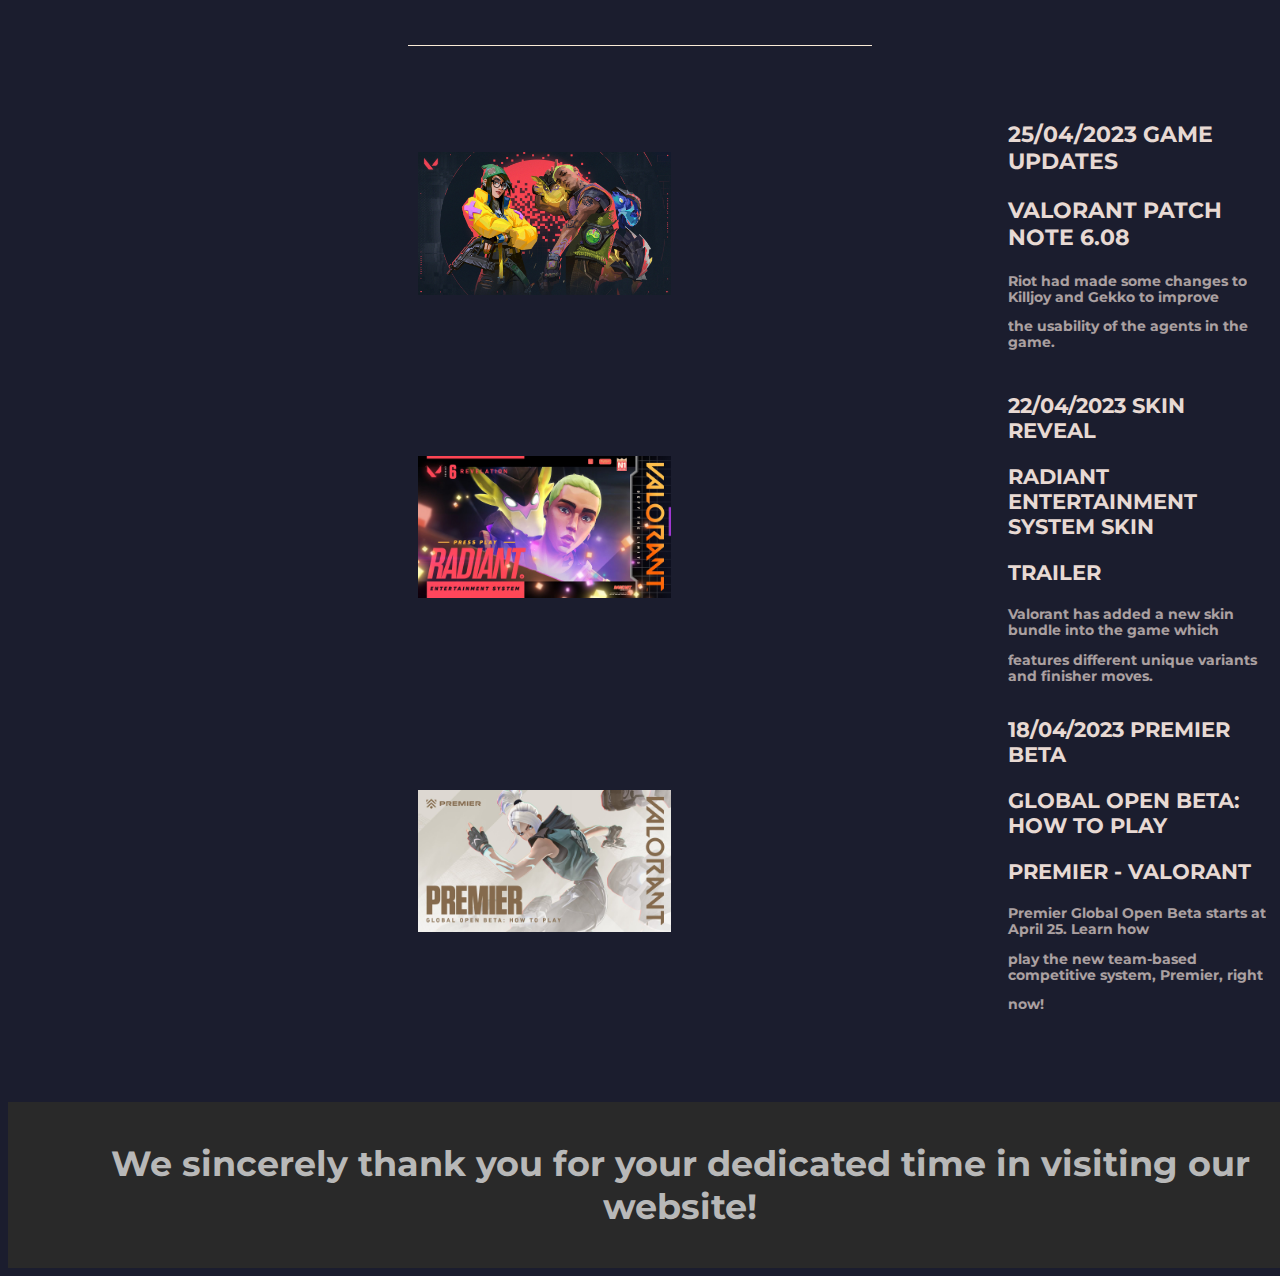
<file: valor.html>
<!DOCTYPE html>
<html>
    <head>
        <title>Valor.gg</title>
        <meta charset="UTF-8">
        <meta name="viewport" content="width=device-width, initial-scale=1.0">
        <link rel="stylesheet" href="valor.css" type="text/css">
    </head>
    <body>
        <header>
            <h1>
                <nav>
                    <ul>
                        <div>
                            <img src="home button.png" alt="homebutton" class="homebutton">
                            <a href="valor.html">
                                <img src="Logo_merah.jpg" alt="Valor.gg logo" class="logomerah">
                            </a>
                        </div>
                            <a href="Weapons.html">
                                <button class="navbtn">Weapons</button>
                            </a>
                            <a href="Maps.html">
                                <button class="navbtn">Maps</button>
                            </a>
                            <a href="Agent.html">
                                <button class="navbtn">Agents</button>
                            </a>
                    
                    </ul>
                </nav>
                
            </h1>
            <h2>
                <img src="valor background.png" alt="valor background 1">
            </h2>
        </header>
       
    
      

        <p>
            <div class="valointro">
                <p>Valorant is a free-to-play team-based first-person tactical shooter video game</p> 
                <p>where two teams of five players compete against each other to complete</p> 
                <p>objectives. Each player selects a character called an "agent," each with unique</p> 
                <p>abilities and skills, to use during the game. The game has a competitive mode</p> 
                <p>where players can climb a ranked ladder, as well as a casual mode where</p> 
                <p>players can play for fun. Valorant has quickly gained popularity in the gaming</p> 
                <p>community and has become a popular esports title with various tournaments</p> 
                <p>and events.</p>
            </div>
        
        
            <div class="jett">
                <img src="jett.png" alt="jett">
            </div>
            <div class="pheonix">
                <img src="pheonix.png" alt="pheonix">    
            </div>
        </p>
        <p class="para1">
            <div class="introtovalorgg">
                <p>Welcome to Valor.gg! The one stop website that you will need to find the </p>
                <p>information you need to become a pro player in the popular first-person </p>
                <p>shooter game, Valorant. Our website offers comprehensive tutorials on </p>
                <p>different aspects of the game, including agent info, skin info, map info, </p>
                <p>and weapons info. Whether you are a beginner or an experienced player, </p>
                <p>our tutorials will help you improve your skills and knowledge of the game.</p>
            </div>
        </p>
        <div>
            <a href="Agent.html">
                <img src="agent.png" alt="agents" class="agent">
            </a>
            <a href="Maps.html">
                <img src="maps.png" alt="maps" class="maps">
            </a>
            <a href="Weapons.html">
                <img src="weapons.png" alt="weapons" class="weapons">
            </a>
        </div>
        <p class="para1"></p>
        <div class="patch">
            <a href="https://playvalorant.com/en-us/news/game-updates/valorant-patch-notes-6-08/">
                <img src="patch608.jpg" alt="patch608" class="patchs">
            </a>
            <div class="patchword">
                <p>25/04/2023 GAME UPDATES</p>
                <p>VALORANT PATCH NOTE 6.08</p>
                <p class="subnotes">Riot had made some changes to Killjoy and Gekko to improve</p> 
                <p class="subnotes">the usability of the agents in the game.</p>
            </div>
            <p>
                <a href="https://www.youtube.com/watch?v=MPemOdTvHTk">
                <img src="skin trailer.jpg" alt="trailer" class="patchs">
                </a>
                <div class="patchword2">
                    <p>22/04/2023 SKIN REVEAL</p>
                    <p>RADIANT ENTERTAINMENT SYSTEM SKIN</p> 
                    <p>TRAILER</p>
                    <p class="subnotes">Valorant has added a new skin bundle into the game which</p>
                    <p class="subnotes">features different unique variants and finisher moves.</p>
                </div>
            </p>
            <p> 
                <a href="https://www.youtube.com/watch?v=5d0ZoVqrWuo">
                <img src="premier.jpg" alt="premier" class="patchs"> 
                </a>
                <div class="patchword3">
                    <p>18/04/2023 PREMIER BETA</p>
                    <p>GLOBAL OPEN BETA: HOW TO PLAY</p>
                    <p>PREMIER - VALORANT</p>
                    <p class="subnotes">Premier Global Open Beta starts at April 25. Learn how</p>
                    <p class="subnotes">play the new team-based competitive system, Premier, right</p> 
                    <p class="subnotes">now!</p>
                </div>
            </p>
        </div>
            
    </body>
    <footer class="plswork">
        <div class="endpage">
            We sincerely thank you for your dedicated time in visiting our website!
        </div>
    </footer>
</html>
</file>
<file: valor.css>
@import url('https://fonts.googleapis.com/css2?family=Montserrat:wght@100&display=swap');

body{
	background-color:#1B1D2E;
	background-attachment: fixed;
	overflow-y: auto;
}
.logomerah{
	float: left;
	width: 100px;
	height: 40px;
	margin-left: -104px;
	margin-top: 7px;
	opacity: 0;
	z-index: 999;
}

.logomerah:hover{
	opacity: 1;
	transition: 100ms ease-in-out;
	z-index:999;
}

.homebutton{
	float: left;
	width: 110px;
	height: 40px;
	margin-left: 14px;
	margin-top: 7px;
	z-index: 998;
}


nav {
	position: fixed;
    justify-content: flex-end;
	top: 0;
    left: 0;
    width: 100%;
    background-color: #292929;
	height: 55px;
	z-index: 997;
}

ul {
	list-style-type: none;
	margin: 0;
	padding: 0;
	overflow: hidden;
}

li {
	float: left;
}

.navbtn {	
	cursor: pointer;
	position: relative;
	display: flex;
	margin-top: 6px;
	background-color: #292929;
	color:#ffeee5;
	font-family: 'Montserrat', sans-serif;
	font-size: 20px;
	font-weight: 900;
	text-align: center;
	padding: 10px 30px;
	border: none;
	border-radius: 10px;
	text-decoration: none;
	z-index: 1;
	float: right;
}

.navbtn::before {
	content: '';
	position: absolute;
	border-radius: 10px;
	top: 5px;
	bottom: 5px;
	left: 0;
	right: 0;
	background-color: #3f3f3f;
	z-index: -1;
	transition: transform 50ms ease-in-out;
	transform: scaleX(0);
	transform-origin: left;
}

.navbtn:hover::before,
.navbtn:focus::before {
	transform: scaleX(1);
}


.valointro{
	font-family: 'Montserrat', sans-serif;
	font-size: 20px;
	color:#ffeee5; 
	padding: 0px 0px;
	margin-left: 750px;
	margin-right: 300px;
	margin-top: -100px;
}


.jett img{
	width: 21%;
	height: auto;
	margin-left: 300px;
	margin-top: -550px;
	transition: transform 0.2s ease-in-out;
}

.jett

.jett img.animate {
	transition-delay: 0.1s;
	transform: translate3d(0, 5px, 0);
  }

.pheonix{
	margin-left: 130px;
	margin-top: -530px;
}

.para1{
	padding: 0.5px;
	margin-top: 100px;
	margin-right: 400px;
	margin-left:400px;
	background-color:antiquewhite;
}

.introtovalorgg{
	font-family: 'Montserrat', sans-serif;
	font-size: 20px;
	text-align:center;
	margin-top: 100px;
	color:#ffeee5;
}

.agent{
	margin-left: 500px;
	margin-right: auto;
	transition: transform 0.8 ease-in-out;
}

.agent:hover{
	transform: scale(1.1);
	z-index: 1;
}

.maps{
	margin-top: 40px;
	margin-left: 140px;
	margin-right: auto;
	transition: transform 0.8 ease-in-out;
}

.maps:hover{
	transform: scale(1.1);
	z-index: 1;
}

.weapons{
	margin-left: 90px;
	margin-right: auto;
	transition: transform 0.8 ease-in-out;
}

.weapons:hover{
	transform: scale(1.1);
	z-index: 1;
}

.patchs{
	margin-left: 410px;
	margin-top: 90px;
	height: 20%;
	width: 20%;
}

.patchs:hover{
	opacity: 0.4;
	transition: 100ms ease-in-out;
	z-index: 1;
	
}

.patchword{
	margin-left: 1000px;
	margin-top: -200px;
	font-family: 'Montserrat', sans-serif;
	color:#ffeee5;
	font-size: 22px;
	font-weight: bold;
	opacity: 0.9;
}


.subnotes{
	font-size: 13.5px;
	color: #ffeee5;
	padding-top: -10px;
	opacity: 0.7;
}

.patchword2{
	margin-left: 1000px;
	margin-top: -230px;
	font-family: 'Montserrat', sans-serif;
	color:#ffeee5;
	font-size: 21px;
	font-weight: bold;
	opacity: 0.9;
}

.patchword3{
	margin-left: 1000px;
	margin-top: -240px;
	margin-bottom: 90px;
	font-family: 'Montserrat', sans-serif;
	color:#ffeee5;
	font-size: 21px;
	font-weight: bold;
	opacity: 0.9;
}

.endpage{
	text-align: center;
	font-size: 35px;
	color:#b8b8b8;
	font-family: 'Montserrat', sans-serif;
	font-weight: bold;
	z-index: 1;
}

.plswork{
	margin-bottom: 0;
	top: 0;
    left: 0;
    width: 100%;
	background-color: #292929;
    text-align: center;
    padding: 40px;
	z-index: -1;
}

html::-webkit-scrollbar {
    width: 10px;
  }

  html::-webkit-scrollbar-track {
    border-radius: 8px;
    background-color: #e7e7e7;
    border: 1px solid #cacaca;
  }

  html::-webkit-scrollbar-thumb {
    border-radius: 8px;
    background-color: #d55959;
  }
</file>
<file: Maps_style.css>
@import url('https://fonts.googleapis.com/css2?family=Montserrat:wght@100&display=swap');
@import url('https://fonts.cdnfonts.com/css/valorant');

body {
    background-color: #1B1D2E;
    background-size: cover; /* Optional - this will stretch the image to fit the entire background */
    background-position: center;
    background-attachment: fixed;
    height: 100vh;
  }
  
  .logomerah{
    float: left;
    width: 100px;
    height: 40px;
    margin-left: -104px;
    margin-top: 7px;
    opacity: 0;
    z-index: 999;
  }
  
  .logomerah:hover{
    opacity: 1;
    transition: 100ms ease-in-out;
    z-index:999;
  }
  
  .homebutton{
    float: left;
    width: 110px;
    height: 40px;
    margin-left: 14px;
    margin-top: 7px;
    z-index: 998;
  }
   
  nav {
    position: fixed;
      justify-content: flex-end;
      top: 0;
      left: 0;
      width: 100%;
      background-color: #292929;
      height: 55px;
      z-index: 997;
  }
  
  ul {
    list-style-type: none;
    margin: 0;
    padding: 0;
    overflow: hidden;
  }

  .navbtn {	
    cursor: pointer;
    position: relative;
    display: flex;
    margin-top: 6px;
    background-color: #292929;
    color:#ffeee5;
    font-family: 'Montserrat', sans-serif;
    font-size: 20px;
    font-weight: 900;
    text-align: center;
    padding: 10px 30px;
    border: none;
    border-radius: 10px;
    text-decoration: none;
    z-index: 1;
    float: right;
  }
  
  .navbtn::before {
    content: '';
    position: absolute;
    border-radius: 10px;
    top: 5px;
    bottom: 5px;
    left: 0;
    right: 0;
    background-color: #3f3f3f;
    z-index: -1;
    transition: transform 50ms ease-in-out;
    transform: scaleX(0);
    transform-origin: left;
  }
  
  .navbtn:hover::before,
  .navbtn:focus::before {
    transform: scaleX(1);
  }

  .item {
    margin: 10px;
    padding: 20px;
    background-color: #1B1D2E;
    border-radius: 5px;
    /*box-shadow: 0 2px 5px rgb(0, 0, 0);*/
    flex-basis: calc(33.33% - 20px);
    display: flex;
    flex-direction: column;
    align-items: center;
  }
  
  li img{
    width: 65%;
    height: auto;
    margin-left: 340px;
    margin-top: 70px;
    margin-bottom: 10px;
  }
  
   .item h3 {
    color: #f5f5f5;
    font-family: 'VALORANT', sans-serif;
	  font-size: 30px;
      font-weight: bold;
    margin: 0;
    text-align: center;
    opacity: 0.8;
  }
  
   .item p {
    color: #f5f5f5;
    font-family: 'Montserrat', sans-serif;
	  font-size: 20px;
    margin: 10px 0 20px;
    text-align: justify;
    line-height: 1.5;
    margin-left:200px;
    margin-right:200px;
  }
  
  .item a {
    font-family: 'Montserrat', sans-serif;
	  font-size: 20px;
    display: inline-block;
    background-color: #1B1D2E;
    color: #fff;
    text-align: center;
    padding: 10px 20px;
    border-radius: 5px;
    text-decoration: none;
    transition: all 0.3s ease;
  }
  
  .item a:hover {
    background-color: #1B1D2E;
  }

  html::-webkit-scrollbar {
    width: 10px;
  }

  html::-webkit-scrollbar-track {
    border-radius: 8px;
    background-color: #e7e7e7;
    border: 1px solid #cacaca;
  }

  html::-webkit-scrollbar-thumb {
    border-radius: 8px;
    background-color: #d55959;
  }

  .extra{
    text-align: left;
  }

  .minimap{
    margin-top: -5px;
    margin-left: 815px;
    margin-bottom: -5px;
    width: 15%;
    height: auto;
  }

  .para2{
    padding: 0.5px;
    margin-top: 25px;
    margin-right: 200px;
    margin-left:200px;
    background-color:#ffeee5;
    opacity: 0.5;
  }
</file>
